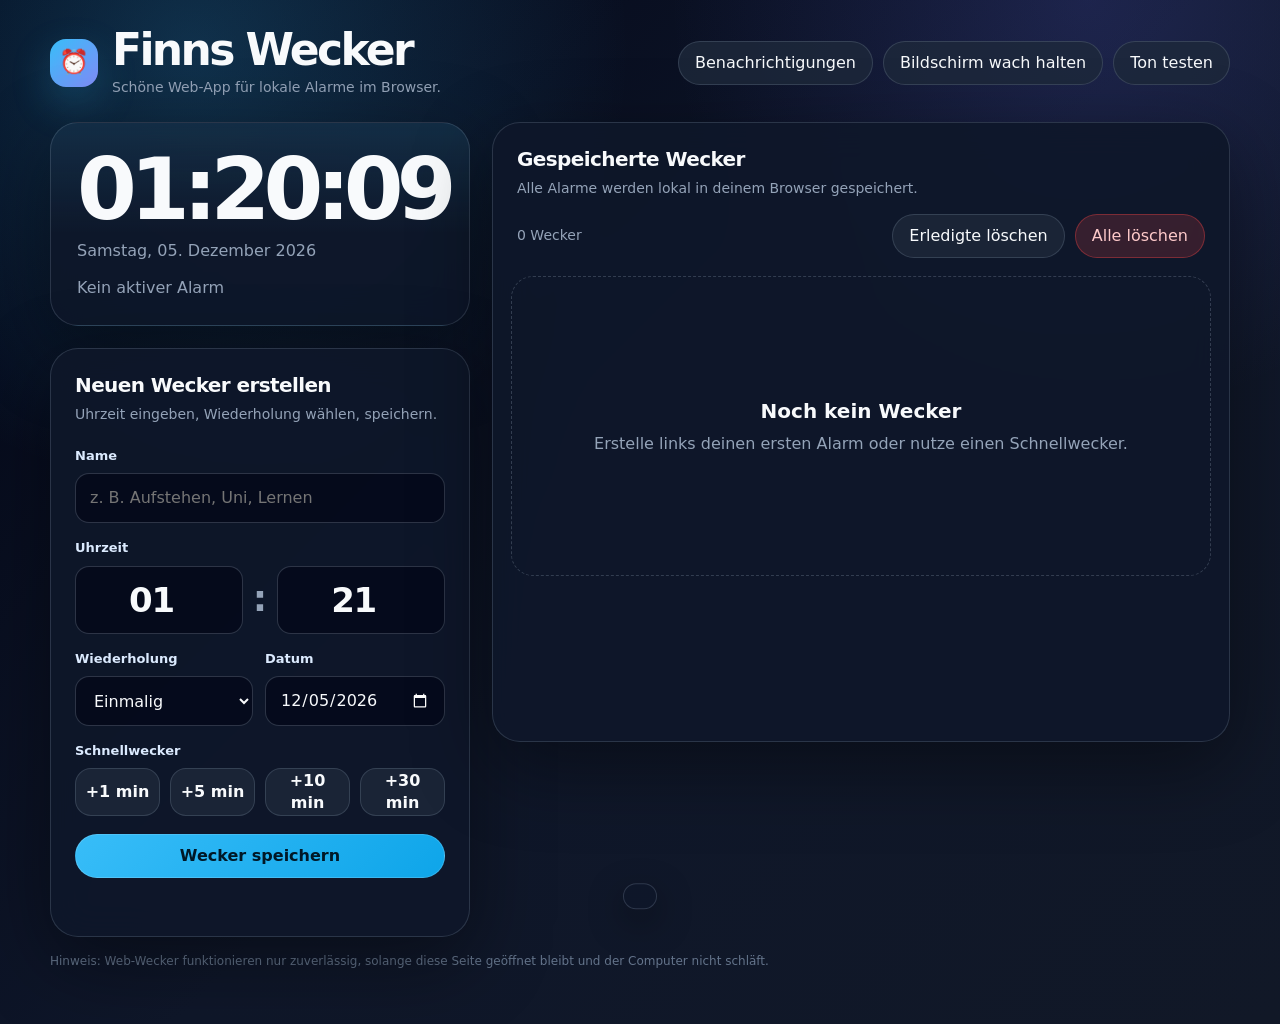
<file: index.html>
<!doctype html>
<html lang="de">
<head>
  <meta charset="utf-8" />
  <meta name="viewport" content="width=device-width, initial-scale=1" />
  <meta name="theme-color" content="#0f172a" />
  <title>Finns Wecker</title>
  <style>
    :root {
      color-scheme: dark;
      --bg: #080d18;
      --bg-soft: #0f172a;
      --card: rgba(15, 23, 42, 0.92);
      --card-2: rgba(30, 41, 59, 0.82);
      --line: rgba(148, 163, 184, 0.22);
      --text: #f8fafc;
      --muted: #94a3b8;
      --muted-2: #64748b;
      --accent: #38bdf8;
      --accent-2: #0ea5e9;
      --ok: #22c55e;
      --warn: #f59e0b;
      --danger: #ef4444;
      --shadow: 0 24px 80px rgba(0, 0, 0, 0.42);
      --radius-xl: 28px;
      --radius-lg: 20px;
      --radius-md: 14px;
      --focus: 0 0 0 4px rgba(56, 189, 248, 0.28);
    }

    * { box-sizing: border-box; }

    body {
      margin: 0;
      min-height: 100vh;
      background:
        radial-gradient(circle at 15% 5%, rgba(56, 189, 248, 0.22), transparent 30%),
        radial-gradient(circle at 85% 0%, rgba(99, 102, 241, 0.18), transparent 28%),
        linear-gradient(135deg, #020617, #0f172a 52%, #111827);
      color: var(--text);
      font-family: Inter, ui-sans-serif, system-ui, -apple-system, BlinkMacSystemFont, "Segoe UI", sans-serif;
      line-height: 1.4;
    }

    button,
    input,
    select {
      font: inherit;
    }

    button {
      border: 0;
      cursor: pointer;
      user-select: none;
    }

    button:disabled {
      cursor: not-allowed;
      opacity: 0.5;
    }

    .app {
      width: min(1180px, calc(100% - 32px));
      margin: 0 auto;
      padding: 28px 0 42px;
    }

    .topbar {
      display: flex;
      align-items: center;
      justify-content: space-between;
      gap: 18px;
      margin-bottom: 24px;
    }

    .brand {
      display: flex;
      align-items: center;
      gap: 14px;
    }

    .logo {
      width: 48px;
      height: 48px;
      border-radius: 16px;
      display: grid;
      place-items: center;
      background: linear-gradient(135deg, var(--accent), #818cf8);
      box-shadow: 0 16px 40px rgba(56, 189, 248, 0.22);
      color: #00111d;
      font-weight: 900;
      font-size: 24px;
    }

    .brand h1 {
      margin: 0;
      font-size: clamp(28px, 4vw, 44px);
      letter-spacing: -0.06em;
      line-height: 1;
    }

    .brand p {
      margin: 6px 0 0;
      color: var(--muted);
      font-size: 14px;
    }

    .top-actions {
      display: flex;
      gap: 10px;
      flex-wrap: wrap;
      justify-content: flex-end;
    }

    .btn {
      min-height: 44px;
      padding: 0 16px;
      border-radius: 999px;
      color: var(--text);
      background: rgba(30, 41, 59, 0.82);
      border: 1px solid var(--line);
      transition: transform .16s ease, background .16s ease, border-color .16s ease;
    }

    .btn:hover { transform: translateY(-1px); border-color: rgba(148, 163, 184, 0.45); }
    .btn:focus-visible { outline: none; box-shadow: var(--focus); }

    .btn-primary {
      background: linear-gradient(135deg, var(--accent), var(--accent-2));
      color: #001827;
      font-weight: 800;
      border-color: rgba(255,255,255,0.15);
    }

    .btn-danger { background: rgba(239, 68, 68, 0.18); border-color: rgba(239, 68, 68, 0.38); color: #fecaca; }
    .btn-ok { background: rgba(34, 197, 94, 0.18); border-color: rgba(34, 197, 94, 0.38); color: #bbf7d0; }

    .grid {
      display: grid;
      grid-template-columns: minmax(310px, 420px) 1fr;
      gap: 22px;
      align-items: start;
    }

    .card {
      border: 1px solid var(--line);
      background: var(--card);
      border-radius: var(--radius-xl);
      box-shadow: var(--shadow);
      backdrop-filter: blur(18px);
      overflow: hidden;
    }

    .clock-card {
      padding: 26px;
      margin-bottom: 22px;
      background:
        linear-gradient(180deg, rgba(56, 189, 248, 0.13), transparent 55%),
        var(--card);
    }

    .time {
      font-variant-numeric: tabular-nums;
      font-size: clamp(58px, 8vw, 86px);
      letter-spacing: -0.08em;
      line-height: .95;
      font-weight: 900;
    }

    .date-line {
      margin-top: 10px;
      color: var(--muted);
      display: flex;
      justify-content: space-between;
      gap: 14px;
      flex-wrap: wrap;
    }

    .panel-head {
      padding: 22px 24px 0;
    }

    .panel-head h2 {
      margin: 0;
      font-size: 20px;
      letter-spacing: -0.03em;
    }

    .panel-head p {
      margin: 6px 0 0;
      color: var(--muted);
      font-size: 14px;
    }

    form {
      padding: 22px 24px 24px;
    }

    .field {
      margin-bottom: 16px;
    }

    label {
      display: block;
      color: #dbeafe;
      font-size: 13px;
      font-weight: 800;
      margin-bottom: 8px;
    }

    input,
    select {
      width: 100%;
      min-height: 50px;
      border-radius: var(--radius-md);
      border: 1px solid rgba(148, 163, 184, 0.28);
      background: rgba(2, 6, 23, 0.68);
      color: var(--text);
      padding: 0 14px;
      outline: none;
      transition: border-color .16s ease, box-shadow .16s ease, background .16s ease;
    }

    input:focus,
    select:focus {
      border-color: var(--accent);
      box-shadow: var(--focus);
      background: rgba(2, 6, 23, 0.88);
    }

    input[type="date"] { color-scheme: dark; }

    .time-inputs {
      display: grid;
      grid-template-columns: 1fr auto 1fr;
      gap: 10px;
      align-items: end;
    }

    .time-inputs input {
      text-align: center;
      font-size: 34px;
      font-weight: 900;
      letter-spacing: -0.04em;
      height: 68px;
    }

    .colon {
      font-size: 36px;
      line-height: 68px;
      color: var(--muted);
      font-weight: 900;
      padding-bottom: 1px;
    }

    .row {
      display: grid;
      grid-template-columns: 1fr 1fr;
      gap: 12px;
    }

    .quick-grid {
      display: grid;
      grid-template-columns: repeat(4, 1fr);
      gap: 10px;
      margin-top: 6px;
    }

    .quick-grid .btn {
      min-height: 48px;
      border-radius: 16px;
      padding: 0 8px;
      font-weight: 800;
    }

    .submit-row {
      display: grid;
      grid-template-columns: 1fr;
      gap: 10px;
      margin-top: 18px;
    }

    .list-card {
      min-height: 620px;
    }

    .list-toolbar {
      padding: 16px 24px 0;
      display: flex;
      gap: 10px;
      justify-content: space-between;
      align-items: center;
      flex-wrap: wrap;
    }

    .count {
      color: var(--muted);
      font-size: 14px;
    }

    .alarm-list {
      padding: 18px 18px 20px;
      display: grid;
      gap: 12px;
    }

    .empty {
      min-height: 300px;
      display: grid;
      place-items: center;
      text-align: center;
      color: var(--muted);
      border: 1px dashed rgba(148, 163, 184, 0.28);
      border-radius: 22px;
      padding: 30px;
    }

    .empty strong { display: block; color: var(--text); font-size: 20px; margin-bottom: 8px; }

    .alarm-item {
      display: grid;
      grid-template-columns: 116px 1fr auto;
      gap: 16px;
      align-items: center;
      padding: 16px;
      border-radius: 22px;
      background: rgba(15, 23, 42, 0.72);
      border: 1px solid rgba(148, 163, 184, 0.2);
    }

    .alarm-item.off {
      opacity: .56;
    }

    .alarm-time {
      font-size: 34px;
      font-weight: 900;
      letter-spacing: -0.06em;
      font-variant-numeric: tabular-nums;
    }

    .alarm-info h3 {
      margin: 0 0 6px;
      font-size: 18px;
      letter-spacing: -0.02em;
    }

    .meta {
      color: var(--muted);
      font-size: 13px;
      display: flex;
      flex-wrap: wrap;
      gap: 8px;
      align-items: center;
    }

    .pill {
      display: inline-flex;
      align-items: center;
      height: 26px;
      padding: 0 10px;
      border-radius: 999px;
      font-size: 12px;
      font-weight: 800;
      background: rgba(148, 163, 184, 0.14);
      color: #cbd5e1;
      border: 1px solid rgba(148, 163, 184, 0.18);
    }

    .pill.active { background: rgba(34, 197, 94, 0.14); color: #bbf7d0; border-color: rgba(34, 197, 94, 0.28); }
    .pill.off { background: rgba(239, 68, 68, 0.12); color: #fecaca; border-color: rgba(239, 68, 68, 0.25); }
    .pill.snooze { background: rgba(245, 158, 11, 0.13); color: #fde68a; border-color: rgba(245, 158, 11, 0.24); }

    .item-actions {
      display: flex;
      gap: 8px;
      flex-wrap: wrap;
      justify-content: flex-end;
    }

    .icon-btn {
      width: 42px;
      height: 42px;
      border-radius: 14px;
      display: grid;
      place-items: center;
      background: rgba(30, 41, 59, 0.9);
      color: var(--text);
      border: 1px solid rgba(148, 163, 184, 0.2);
      font-weight: 900;
    }

    .icon-btn:hover { background: rgba(51, 65, 85, 0.95); }
    .icon-btn:focus-visible { outline: none; box-shadow: var(--focus); }

    .status {
      margin-top: 16px;
      color: var(--muted);
      font-size: 13px;
      min-height: 18px;
    }

    .modal {
      position: fixed;
      inset: 0;
      z-index: 40;
      display: none;
      align-items: center;
      justify-content: center;
      padding: 20px;
      background: rgba(2, 6, 23, 0.82);
      backdrop-filter: blur(18px);
    }

    .modal.open { display: flex; }

    .alarm-popup {
      width: min(620px, 100%);
      border-radius: 34px;
      border: 1px solid rgba(255,255,255,0.14);
      background:
        radial-gradient(circle at 50% 0%, rgba(56, 189, 248, 0.24), transparent 48%),
        #0f172a;
      box-shadow: 0 40px 120px rgba(0,0,0,.68);
      padding: 32px;
      text-align: center;
    }

    .ring {
      width: 90px;
      height: 90px;
      margin: 0 auto 18px;
      border-radius: 30px;
      display: grid;
      place-items: center;
      background: linear-gradient(135deg, var(--accent), #818cf8);
      color: #001827;
      font-size: 44px;
      animation: pulse 1.05s ease-in-out infinite;
    }

    @keyframes pulse {
      0%, 100% { transform: scale(1) rotate(-4deg); }
      50% { transform: scale(1.08) rotate(4deg); }
    }

    .popup-time {
      font-size: clamp(72px, 16vw, 130px);
      line-height: .9;
      letter-spacing: -0.08em;
      font-weight: 950;
      font-variant-numeric: tabular-nums;
    }

    .popup-label {
      margin: 16px auto 28px;
      color: #dbeafe;
      font-size: 22px;
      font-weight: 700;
    }

    .popup-actions {
      display: grid;
      grid-template-columns: 1.2fr 1fr 1fr;
      gap: 12px;
    }

    .popup-actions .btn {
      min-height: 62px;
      border-radius: 20px;
      font-size: 17px;
      font-weight: 900;
    }

    .toast {
      position: fixed;
      left: 50%;
      bottom: 22px;
      transform: translateX(-50%) translateY(120%);
      transition: transform .22s ease;
      z-index: 60;
      padding: 12px 16px;
      border-radius: 999px;
      background: rgba(15, 23, 42, 0.96);
      border: 1px solid rgba(148, 163, 184, 0.24);
      color: var(--text);
      box-shadow: 0 12px 36px rgba(0,0,0,.4);
      max-width: min(640px, calc(100% - 32px));
      text-align: center;
    }

    .toast.show { transform: translateX(-50%) translateY(0); }

    .footer-note {
      color: var(--muted-2);
      font-size: 12px;
      margin-top: 16px;
    }

    @media (max-width: 900px) {
      .grid { grid-template-columns: 1fr; }
      .list-card { min-height: auto; }
    }

    @media (max-width: 650px) {
      .app { width: min(100% - 20px, 1180px); padding-top: 14px; }
      .topbar { align-items: flex-start; flex-direction: column; }
      .top-actions { justify-content: flex-start; }
      .alarm-item { grid-template-columns: 1fr; gap: 10px; }
      .item-actions { justify-content: flex-start; }
      .popup-actions { grid-template-columns: 1fr; }
      .row { grid-template-columns: 1fr; }
      .quick-grid { grid-template-columns: repeat(2, 1fr); }
    }
  </style>
</head>
<body>
  <main class="app">
    <header class="topbar">
      <div class="brand">
        <div class="logo" aria-hidden="true">⏰</div>
        <div>
          <h1>Finns Wecker</h1>
          <p>Schöne Web-App für lokale Alarme im Browser.</p>
        </div>
      </div>
      <div class="top-actions">
        <button id="notifyBtn" class="btn" type="button">Benachrichtigungen</button>
        <button id="wakeBtn" class="btn" type="button">Bildschirm wach halten</button>
        <button id="testBtn" class="btn" type="button">Ton testen</button>
      </div>
    </header>

    <section class="grid">
      <div>
        <section class="card clock-card" aria-label="Aktuelle Uhrzeit">
          <div id="clock" class="time">--:--:--</div>
          <div class="date-line">
            <span id="dateText">--</span>
            <span id="nextText">Kein aktiver Alarm</span>
          </div>
        </section>

        <section class="card">
          <div class="panel-head">
            <h2>Neuen Wecker erstellen</h2>
            <p>Uhrzeit eingeben, Wiederholung wählen, speichern.</p>
          </div>

          <form id="alarmForm" autocomplete="off">
            <div class="field">
              <label for="label">Name</label>
              <input id="label" type="text" placeholder="z. B. Aufstehen, Uni, Lernen" maxlength="42" />
            </div>

            <div class="field">
              <label>Uhrzeit</label>
              <div class="time-inputs">
                <input id="hour" type="number" inputmode="numeric" min="0" max="23" step="1" aria-label="Stunde" />
                <div class="colon">:</div>
                <input id="minute" type="number" inputmode="numeric" min="0" max="59" step="1" aria-label="Minute" />
              </div>
            </div>

            <div class="row">
              <div class="field">
                <label for="repeat">Wiederholung</label>
                <select id="repeat">
                  <option value="once">Einmalig</option>
                  <option value="daily">Täglich</option>
                  <option value="weekdays">Mo–Fr</option>
                </select>
              </div>
              <div class="field" id="dateField">
                <label for="date">Datum</label>
                <input id="date" type="date" />
              </div>
            </div>

            <div class="field">
              <label>Schnellwecker</label>
              <div class="quick-grid">
                <button class="btn" type="button" data-quick="1">+1 min</button>
                <button class="btn" type="button" data-quick="5">+5 min</button>
                <button class="btn" type="button" data-quick="10">+10 min</button>
                <button class="btn" type="button" data-quick="30">+30 min</button>
              </div>
            </div>

            <div class="submit-row">
              <button class="btn btn-primary" type="submit">Wecker speichern</button>
            </div>

            <div id="formStatus" class="status" role="status"></div>
          </form>
        </section>
      </div>

      <section class="card list-card">
        <div class="panel-head">
          <h2>Gespeicherte Wecker</h2>
          <p>Alle Alarme werden lokal in deinem Browser gespeichert.</p>
        </div>
        <div class="list-toolbar">
          <div id="count" class="count">0 Wecker</div>
          <div class="top-actions">
            <button id="clearDoneBtn" class="btn" type="button">Erledigte löschen</button>
            <button id="clearAllBtn" class="btn btn-danger" type="button">Alle löschen</button>
          </div>
        </div>
        <div id="alarmList" class="alarm-list" aria-live="polite"></div>
      </section>
    </section>

    <p class="footer-note">Hinweis: Web-Wecker funktionieren nur zuverlässig, solange diese Seite geöffnet bleibt und der Computer nicht schläft.</p>
  </main>

  <div id="alarmModal" class="modal" role="dialog" aria-modal="true" aria-labelledby="popupTitle">
    <div class="alarm-popup">
      <div class="ring" aria-hidden="true">⏰</div>
      <div id="popupTitle" class="popup-time">--:--</div>
      <div id="popupLabel" class="popup-label">Alarm</div>
      <div class="popup-actions">
        <button id="stopAlarmBtn" class="btn btn-primary" type="button">Stoppen</button>
        <button id="snooze5Btn" class="btn" type="button">Snooze 5 min</button>
        <button id="snooze10Btn" class="btn" type="button">Snooze 10 min</button>
      </div>
    </div>
  </div>

  <div id="toast" class="toast" role="status"></div>

  <script>
    (() => {
      'use strict';

      const STORAGE_KEY = 'finns-wecker-v1';
      const $ = (id) => document.getElementById(id);

      const state = {
        alarms: [],
        activeAlarm: null,
        audioContext: null,
        audioNodes: [],
        ringingTimer: null,
        wakeLock: null
      };

      const dom = {
        clock: $('clock'),
        dateText: $('dateText'),
        nextText: $('nextText'),
        alarmForm: $('alarmForm'),
        label: $('label'),
        hour: $('hour'),
        minute: $('minute'),
        repeat: $('repeat'),
        date: $('date'),
        dateField: $('dateField'),
        formStatus: $('formStatus'),
        alarmList: $('alarmList'),
        count: $('count'),
        notifyBtn: $('notifyBtn'),
        wakeBtn: $('wakeBtn'),
        testBtn: $('testBtn'),
        clearDoneBtn: $('clearDoneBtn'),
        clearAllBtn: $('clearAllBtn'),
        alarmModal: $('alarmModal'),
        popupTitle: $('popupTitle'),
        popupLabel: $('popupLabel'),
        stopAlarmBtn: $('stopAlarmBtn'),
        snooze5Btn: $('snooze5Btn'),
        snooze10Btn: $('snooze10Btn'),
        toast: $('toast')
      };

      function pad(n) {
        return String(n).padStart(2, '0');
      }

      function uuid() {
        if (crypto && typeof crypto.randomUUID === 'function') return crypto.randomUUID();
        return `alarm-${Date.now()}-${Math.random().toString(16).slice(2)}`;
      }

      function startOfMinute(date) {
        const d = new Date(date);
        d.setSeconds(0, 0);
        return d;
      }

      function todayISO() {
        const now = new Date();
        return `${now.getFullYear()}-${pad(now.getMonth() + 1)}-${pad(now.getDate())}`;
      }

      function localDateTimeISO(date) {
        return `${date.getFullYear()}-${pad(date.getMonth() + 1)}-${pad(date.getDate())}T${pad(date.getHours())}:${pad(date.getMinutes())}:00`;
      }

      function parseLocalISO(value) {
        if (!value) return null;
        const d = new Date(value);
        return Number.isNaN(d.getTime()) ? null : d;
      }

      function formatTime(date) {
        return `${pad(date.getHours())}:${pad(date.getMinutes())}`;
      }

      function formatDateTime(date) {
        const now = new Date();
        const tomorrow = new Date(now);
        tomorrow.setDate(tomorrow.getDate() + 1);
        const sameDay = date.toDateString() === now.toDateString();
        const nextDay = date.toDateString() === tomorrow.toDateString();
        if (sameDay) return `Heute, ${formatTime(date)}`;
        if (nextDay) return `Morgen, ${formatTime(date)}`;
        return date.toLocaleDateString('de-DE', { weekday: 'short', day: '2-digit', month: '2-digit' }) + `, ${formatTime(date)}`;
      }

      function setDefaults() {
        const now = new Date();
        const next = new Date(now.getTime() + 60 * 1000);
        dom.hour.value = pad(next.getHours());
        dom.minute.value = pad(next.getMinutes());
        dom.date.value = todayISO();
      }

      function loadAlarms() {
        try {
          const raw = localStorage.getItem(STORAGE_KEY);
          state.alarms = raw ? JSON.parse(raw) : [];
          if (!Array.isArray(state.alarms)) state.alarms = [];
        } catch (_) {
          state.alarms = [];
          toast('Gespeicherte Alarme konnten nicht gelesen werden. Neuer leerer Stand wurde gestartet.');
        }
      }

      function saveAlarms() {
        localStorage.setItem(STORAGE_KEY, JSON.stringify(state.alarms));
      }

      function normalizeHourMinute() {
        const hour = Number(dom.hour.value);
        const minute = Number(dom.minute.value);
        if (!Number.isInteger(hour) || hour < 0 || hour > 23) throw new Error('Bitte eine Stunde zwischen 0 und 23 eingeben.');
        if (!Number.isInteger(minute) || minute < 0 || minute > 59) throw new Error('Bitte eine Minute zwischen 0 und 59 eingeben.');
        dom.hour.value = pad(hour);
        dom.minute.value = pad(minute);
        return { hour, minute };
      }

      function createAlarm({ label, hour, minute, repeat, date, triggerAt, temporary = false }) {
        const now = new Date();
        return {
          id: uuid(),
          label: label || 'Wecker',
          hour,
          minute,
          repeat,
          date: date || null,
          triggerAt: triggerAt || null,
          temporary,
          enabled: true,
          createdAt: now.toISOString(),
          lastTriggeredKey: null
        };
      }

      function nextTrigger(alarm, now = new Date()) {
        if (!alarm.enabled) return null;

        if (alarm.repeat === 'once' || alarm.temporary) {
          const trigger = parseLocalISO(alarm.triggerAt);
          if (!trigger) return null;
          return trigger;
        }

        const candidate = new Date(now);
        candidate.setHours(alarm.hour, alarm.minute, 0, 0);

        if (alarm.repeat === 'daily') {
          if (candidate <= now) candidate.setDate(candidate.getDate() + 1);
          return candidate;
        }

        if (alarm.repeat === 'weekdays') {
          for (let i = 0; i < 8; i += 1) {
            const d = new Date(now);
            d.setDate(d.getDate() + i);
            d.setHours(alarm.hour, alarm.minute, 0, 0);
            const day = d.getDay();
            const isWeekday = day >= 1 && day <= 5;
            if (isWeekday && d > now) return d;
          }
        }

        return null;
      }

      function alarmTypeText(alarm) {
        if (alarm.temporary) return 'Snooze';
        if (alarm.repeat === 'daily') return 'Täglich';
        if (alarm.repeat === 'weekdays') return 'Mo–Fr';
        return 'Einmalig';
      }

      function render() {
        const now = new Date();
        const sorted = [...state.alarms].sort((a, b) => {
          const at = nextTrigger(a, now)?.getTime() ?? Number.MAX_SAFE_INTEGER;
          const bt = nextTrigger(b, now)?.getTime() ?? Number.MAX_SAFE_INTEGER;
          return at - bt;
        });

        dom.alarmList.innerHTML = '';
        dom.count.textContent = `${state.alarms.length} ${state.alarms.length === 1 ? 'Wecker' : 'Wecker'}`;

        const next = sorted.map(a => ({ alarm: a, trigger: nextTrigger(a, now) })).find(x => x.trigger && x.alarm.enabled);
        dom.nextText.textContent = next ? `Nächster Alarm: ${formatDateTime(next.trigger)}` : 'Kein aktiver Alarm';

        if (sorted.length === 0) {
          const empty = document.createElement('div');
          empty.className = 'empty';
          empty.innerHTML = '<div><strong>Noch kein Wecker</strong><span>Erstelle links deinen ersten Alarm oder nutze einen Schnellwecker.</span></div>';
          dom.alarmList.appendChild(empty);
          return;
        }

        for (const alarm of sorted) {
          const trigger = nextTrigger(alarm, now);
          const item = document.createElement('article');
          item.className = `alarm-item ${alarm.enabled ? '' : 'off'}`;

          const typeClass = alarm.temporary ? 'snooze' : '';
          const statusClass = alarm.enabled ? 'active' : 'off';
          const statusText = alarm.enabled ? 'Aktiv' : 'Aus';
          const nextText = alarm.enabled && trigger ? formatDateTime(trigger) : '—';

          item.innerHTML = `
            <div class="alarm-time">${pad(alarm.hour)}:${pad(alarm.minute)}</div>
            <div class="alarm-info">
              <h3>${escapeHTML(alarm.label)}</h3>
              <div class="meta">
                <span class="pill ${statusClass}">${statusText}</span>
                <span class="pill ${typeClass}">${alarmTypeText(alarm)}</span>
                <span>Nächstes Mal: ${escapeHTML(nextText)}</span>
              </div>
            </div>
            <div class="item-actions">
              <button class="icon-btn" type="button" title="Ein/Aus" data-action="toggle" data-id="${alarm.id}">${alarm.enabled ? '⏸' : '▶'}</button>
              <button class="icon-btn" type="button" title="+5 Minuten Snooze" data-action="snooze" data-id="${alarm.id}">+5</button>
              <button class="icon-btn" type="button" title="Löschen" data-action="delete" data-id="${alarm.id}">✕</button>
            </div>
          `;
          dom.alarmList.appendChild(item);
        }
      }

      function escapeHTML(value) {
        return String(value).replace(/[&<>'"]/g, char => ({
          '&': '&amp;',
          '<': '&lt;',
          '>': '&gt;',
          "'": '&#39;',
          '"': '&quot;'
        }[char]));
      }

      function addAlarmFromForm(event) {
        event.preventDefault();
        try {
          const { hour, minute } = normalizeHourMinute();
          const repeat = dom.repeat.value;
          const label = dom.label.value.trim();
          let triggerAt = null;
          let date = dom.date.value;

          if (repeat === 'once') {
            if (!date) date = todayISO();
            const trigger = new Date(`${date}T${pad(hour)}:${pad(minute)}:00`);
            if (Number.isNaN(trigger.getTime())) throw new Error('Bitte ein gültiges Datum eingeben.');
            if (trigger <= new Date()) throw new Error('Ein einmaliger Wecker muss in der Zukunft liegen.');
            triggerAt = localDateTimeISO(trigger);
          }

          const alarm = createAlarm({ label, hour, minute, repeat, date, triggerAt });
          state.alarms.push(alarm);
          saveAlarms();
          render();
          dom.formStatus.textContent = `Gespeichert: ${alarm.label} um ${pad(hour)}:${pad(minute)}.`;
          toast('Wecker gespeichert.');
        } catch (err) {
          dom.formStatus.textContent = err.message || 'Der Wecker konnte nicht erstellt werden.';
        }
      }

      function setQuickAlarm(minutes) {
        const target = new Date(Date.now() + minutes * 60 * 1000);
        dom.hour.value = pad(target.getHours());
        dom.minute.value = pad(target.getMinutes());
        dom.repeat.value = 'once';
        dom.date.value = `${target.getFullYear()}-${pad(target.getMonth() + 1)}-${pad(target.getDate())}`;
        updateDateField();
        dom.label.value = `In ${minutes} min`;
        const alarm = createAlarm({
          label: `In ${minutes} min`,
          hour: target.getHours(),
          minute: target.getMinutes(),
          repeat: 'once',
          date: dom.date.value,
          triggerAt: localDateTimeISO(target)
        });
        state.alarms.push(alarm);
        saveAlarms();
        render();
        toast(`Schnellwecker für ${formatTime(target)} erstellt.`);
      }

      function updateDateField() {
        dom.dateField.style.display = dom.repeat.value === 'once' ? 'block' : 'none';
      }

      function handleListClick(event) {
        const button = event.target.closest('button[data-action]');
        if (!button) return;
        const id = button.dataset.id;
        const action = button.dataset.action;
        const alarm = state.alarms.find(a => a.id === id);
        if (!alarm) return;

        if (action === 'toggle') {
          alarm.enabled = !alarm.enabled;
          alarm.lastTriggeredKey = null;
          if (alarm.enabled && (alarm.repeat === 'once' || alarm.temporary)) {
            const oldTrigger = parseLocalISO(alarm.triggerAt);
            if (!oldTrigger || oldTrigger <= new Date()) {
              const next = new Date();
              next.setHours(alarm.hour, alarm.minute, 0, 0);
              if (next <= new Date()) next.setDate(next.getDate() + 1);
              alarm.triggerAt = localDateTimeISO(next);
            }
          }
          saveAlarms();
          render();
        }

        if (action === 'delete') {
          state.alarms = state.alarms.filter(a => a.id !== id);
          saveAlarms();
          render();
          toast('Wecker gelöscht.');
        }

        if (action === 'snooze') {
          createSnooze(alarm, 5);
        }
      }

      function checkAlarms() {
        const now = new Date();
        const nowMinute = startOfMinute(now).getTime();

        for (const alarm of state.alarms) {
          if (!alarm.enabled) continue;
          const trigger = nextTrigger(alarm, now);
          if (!trigger) continue;

          const triggerMinute = startOfMinute(trigger).getTime();
          const key = `${alarm.id}-${triggerMinute}`;
          const isDue = triggerMinute <= nowMinute;

          if (isDue && alarm.lastTriggeredKey !== key) {
            alarm.lastTriggeredKey = key;
            if (alarm.repeat === 'once' || alarm.temporary) alarm.enabled = false;
            saveAlarms();
            render();
            fireAlarm(alarm);
            break;
          }
        }
      }

      function fireAlarm(alarm) {
        state.activeAlarm = alarm;
        dom.popupTitle.textContent = `${pad(alarm.hour)}:${pad(alarm.minute)}`;
        dom.popupLabel.textContent = alarm.label || 'Wecker';
        dom.alarmModal.classList.add('open');
        document.title = `⏰ ${alarm.label || 'Wecker'}`;
        startRinging();
        showNotification(alarm);
      }

      function ensureAudioContext() {
        const AudioCtx = window.AudioContext || window.webkitAudioContext;
        if (!AudioCtx) return null;
        if (!state.audioContext) state.audioContext = new AudioCtx();
        if (state.audioContext.state === 'suspended') state.audioContext.resume();
        return state.audioContext;
      }

      function beep(duration = 0.35, frequency = 880) {
        const ctx = ensureAudioContext();
        if (!ctx) return;
        const osc = ctx.createOscillator();
        const gain = ctx.createGain();
        osc.type = 'sine';
        osc.frequency.value = frequency;
        gain.gain.setValueAtTime(0.0001, ctx.currentTime);
        gain.gain.exponentialRampToValueAtTime(0.35, ctx.currentTime + 0.02);
        gain.gain.exponentialRampToValueAtTime(0.0001, ctx.currentTime + duration);
        osc.connect(gain);
        gain.connect(ctx.destination);
        osc.start();
        osc.stop(ctx.currentTime + duration + 0.02);
        state.audioNodes.push(osc, gain);
      }

      function startRinging() {
        stopRinging(false);
        beep(0.42, 880);
        state.ringingTimer = setInterval(() => {
          beep(0.22, 880);
          setTimeout(() => beep(0.22, 1174), 260);
        }, 1200);
      }

      function stopRinging(closeModal = true) {
        if (state.ringingTimer) {
          clearInterval(state.ringingTimer);
          state.ringingTimer = null;
        }
        state.audioNodes.length = 0;
        if (closeModal) {
          dom.alarmModal.classList.remove('open');
          document.title = 'Finns Wecker';
          state.activeAlarm = null;
        }
      }

      function createSnooze(original, minutes) {
        const target = new Date(Date.now() + minutes * 60 * 1000);
        const alarm = createAlarm({
          label: `Snooze: ${original.label || 'Wecker'}`,
          hour: target.getHours(),
          minute: target.getMinutes(),
          repeat: 'once',
          date: `${target.getFullYear()}-${pad(target.getMonth() + 1)}-${pad(target.getDate())}`,
          triggerAt: localDateTimeISO(target),
          temporary: true
        });
        state.alarms.push(alarm);
        saveAlarms();
        render();
        toast(`Snooze für ${formatTime(target)} erstellt.`);
      }

      function requestNotifications() {
        if (!('Notification' in window)) {
          toast('Dieser Browser unterstützt keine Benachrichtigungen.');
          return;
        }
        Notification.requestPermission().then(permission => {
          toast(permission === 'granted' ? 'Benachrichtigungen aktiviert.' : 'Benachrichtigungen nicht aktiviert.');
        });
      }

      function showNotification(alarm) {
        if (!('Notification' in window) || Notification.permission !== 'granted') return;
        try {
          new Notification('Finns Wecker', {
            body: `${alarm.label || 'Alarm'} — ${pad(alarm.hour)}:${pad(alarm.minute)}`,
            tag: alarm.id,
            renotify: true
          });
        } catch (_) {}
      }

      async function toggleWakeLock() {
        if (!('wakeLock' in navigator)) {
          toast('Wake Lock wird von diesem Browser nicht unterstützt.');
          return;
        }
        try {
          if (state.wakeLock) {
            await state.wakeLock.release();
            state.wakeLock = null;
            dom.wakeBtn.textContent = 'Bildschirm wach halten';
            toast('Wake Lock deaktiviert.');
            return;
          }
          state.wakeLock = await navigator.wakeLock.request('screen');
          dom.wakeBtn.textContent = 'Wake Lock aktiv';
          state.wakeLock.addEventListener('release', () => {
            state.wakeLock = null;
            dom.wakeBtn.textContent = 'Bildschirm wach halten';
          });
          toast('Bildschirm wird wach gehalten, solange die Seite offen ist.');
        } catch (_) {
          toast('Wake Lock konnte nicht aktiviert werden.');
        }
      }

      function tickClock() {
        const now = new Date();
        dom.clock.textContent = now.toLocaleTimeString('de-DE', {
          hour: '2-digit', minute: '2-digit', second: '2-digit'
        });
        dom.dateText.textContent = now.toLocaleDateString('de-DE', {
          weekday: 'long', day: '2-digit', month: 'long', year: 'numeric'
        });
      }

      function cleanDone() {
        const now = new Date();
        const before = state.alarms.length;
        state.alarms = state.alarms.filter(a => {
          if (a.repeat !== 'once' && !a.temporary) return true;
          if (a.enabled) return true;
          const trigger = parseLocalISO(a.triggerAt);
          return trigger && trigger > now;
        });
        saveAlarms();
        render();
        toast(`${before - state.alarms.length} erledigte Wecker gelöscht.`);
      }

      function clearAll() {
        if (!state.alarms.length) return;
        if (!confirm('Alle Wecker wirklich löschen?')) return;
        state.alarms = [];
        saveAlarms();
        render();
        toast('Alle Wecker gelöscht.');
      }

      let toastTimer = null;
      function toast(message) {
        dom.toast.textContent = message;
        dom.toast.classList.add('show');
        clearTimeout(toastTimer);
        toastTimer = setTimeout(() => dom.toast.classList.remove('show'), 2600);
      }

      function wireEvents() {
        dom.alarmForm.addEventListener('submit', addAlarmFromForm);
        dom.repeat.addEventListener('change', updateDateField);
        dom.alarmList.addEventListener('click', handleListClick);
        dom.notifyBtn.addEventListener('click', requestNotifications);
        dom.wakeBtn.addEventListener('click', toggleWakeLock);
        dom.testBtn.addEventListener('click', () => {
          beep(0.22, 880);
          setTimeout(() => beep(0.22, 1174), 260);
          toast('Testton abgespielt.');
        });
        dom.clearDoneBtn.addEventListener('click', cleanDone);
        dom.clearAllBtn.addEventListener('click', clearAll);
        dom.stopAlarmBtn.addEventListener('click', () => stopRinging(true));
        dom.snooze5Btn.addEventListener('click', () => {
          if (state.activeAlarm) createSnooze(state.activeAlarm, 5);
          stopRinging(true);
        });
        dom.snooze10Btn.addEventListener('click', () => {
          if (state.activeAlarm) createSnooze(state.activeAlarm, 10);
          stopRinging(true);
        });
        document.querySelectorAll('[data-quick]').forEach(btn => {
          btn.addEventListener('click', () => setQuickAlarm(Number(btn.dataset.quick)));
        });
        window.addEventListener('beforeunload', () => stopRinging(false));
        document.addEventListener('visibilitychange', async () => {
          if (document.visibilityState === 'visible' && state.wakeLock === null && dom.wakeBtn.textContent === 'Wake Lock aktiv') {
            await toggleWakeLock();
          }
        });
      }

      function init() {
        setDefaults();
        updateDateField();
        loadAlarms();
        wireEvents();
        tickClock();
        render();
        setInterval(tickClock, 1000);
        setInterval(checkAlarms, 1000);
      }

      init();
    })();
  </script>
</body>
</html>
</file>
